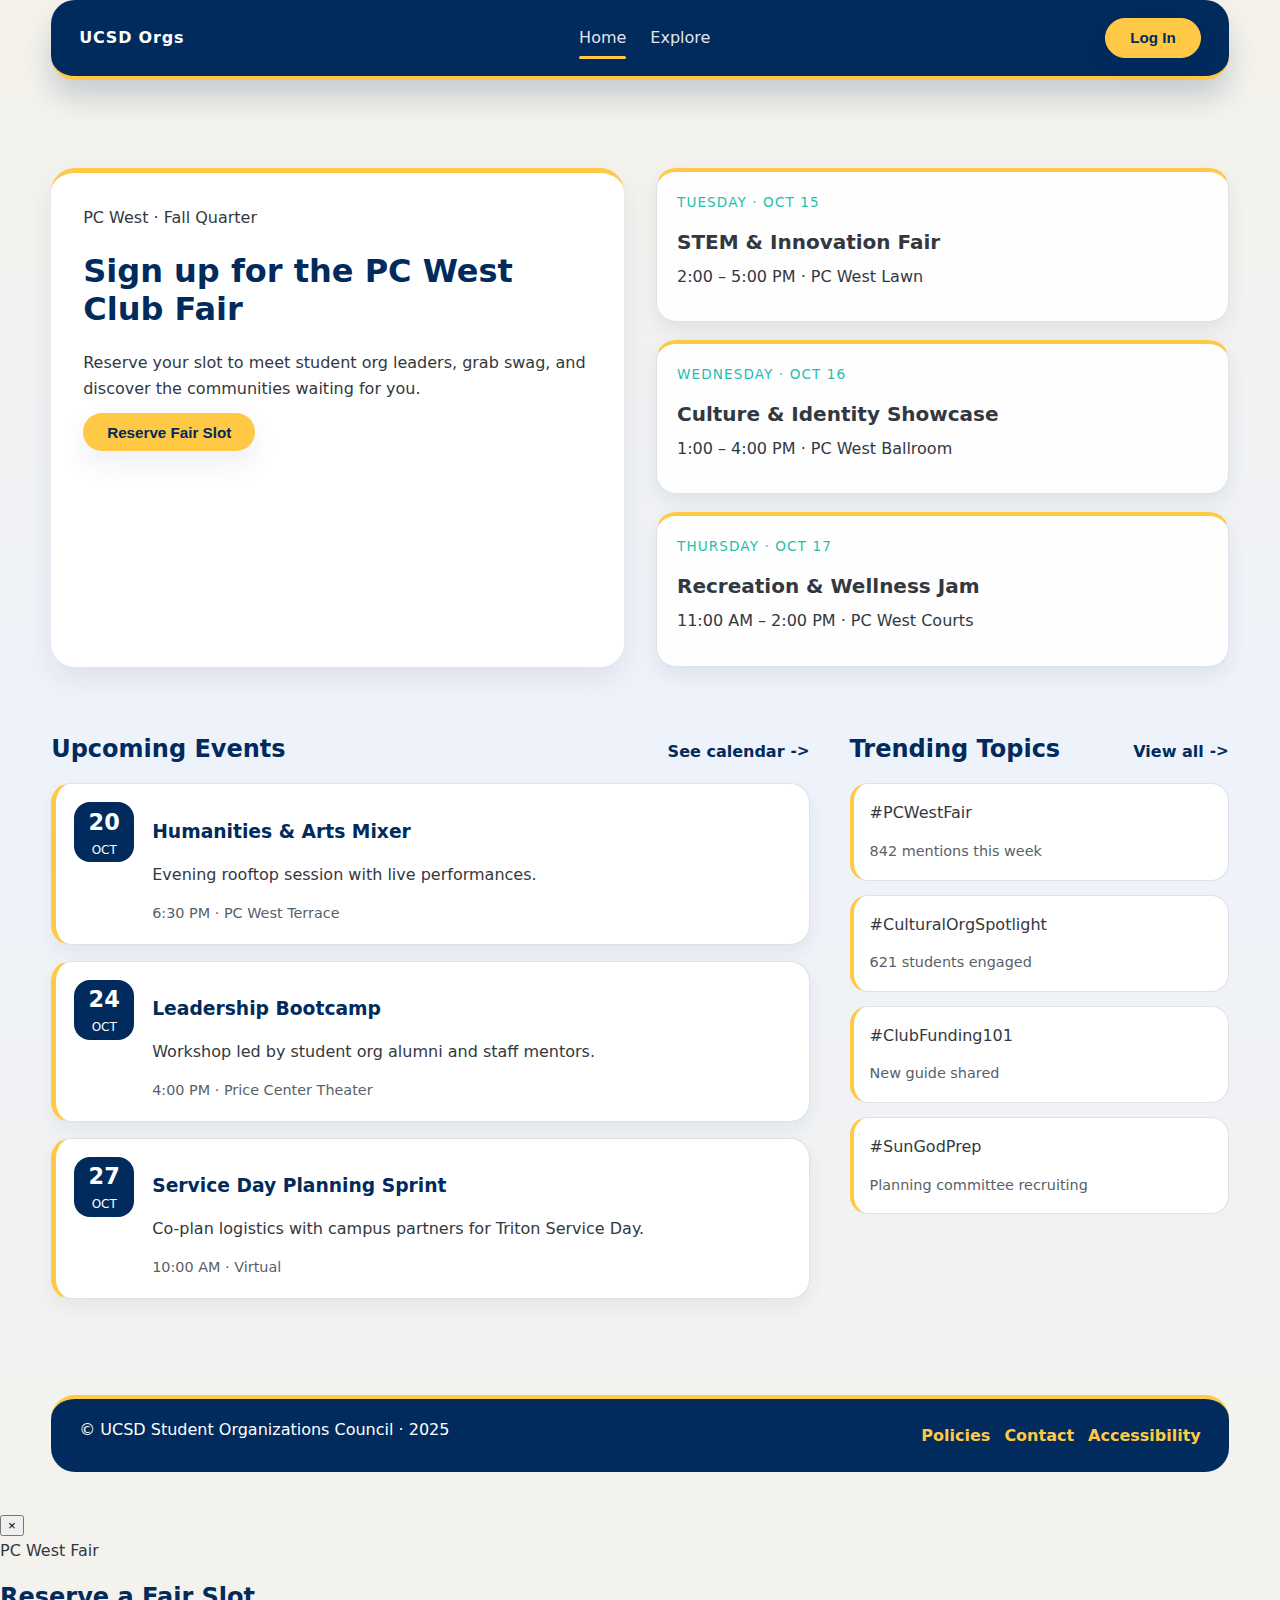
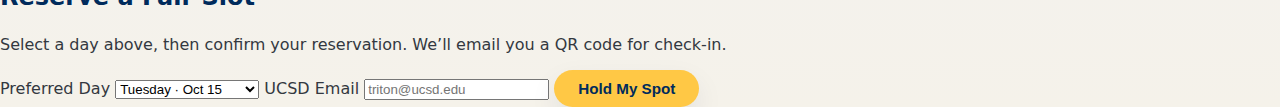
<file: index.html>
﻿<!DOCTYPE html>
<html lang="en">
<head>
  <meta charset="UTF-8" />
  <meta name="viewport" content="width=device-width, initial-scale=1.0" />
  <title>UCSD Student Orgs | Home</title>
  <link rel="stylesheet" href="styles.css" />
</head>
<body class="page-home">
  <header class="site-header">
    <div class="logo">UCSD Orgs</div>
    <nav class="nav-links" data-primary-nav>
      <a class="active" href="index.html">Home</a>
      <a href="explore.html">Explore</a>
      <a href="my-orgs.html" data-auth-link hidden>My Orgs</a>
    </nav>
    <button class="btn btn-outline" data-auth-button>Log In</button>
  </header>

  <main>
    <section class="hero">
      <div class="hero-content">
        <p class="eyebrow">PC West · Fall Quarter</p>
        <h1>Sign up for the PC West Club Fair</h1>
        <p>Reserve your slot to meet student org leaders, grab swag, and discover the communities waiting for you.</p>
        <button class="btn btn-primary" id="reserve-button">Reserve Fair Slot</button>
      </div>
      <div class="hero-card-list">
        <article class="info-card">
          <p class="card-label">Tuesday · Oct 15</p>
          <p class="card-title">STEM & Innovation Fair</p>
          <p>2:00 – 5:00 PM · PC West Lawn</p>
        </article>
        <article class="info-card">
          <p class="card-label">Wednesday · Oct 16</p>
          <p class="card-title">Culture & Identity Showcase</p>
          <p>1:00 – 4:00 PM · PC West Ballroom</p>
        </article>
        <article class="info-card">
          <p class="card-label">Thursday · Oct 17</p>
          <p class="card-title">Recreation & Wellness Jam</p>
          <p>11:00 AM – 2:00 PM · PC West Courts</p>
        </article>
      </div>
    </section>

    <section class="grid-2">
      <div>
        <div class="section-heading">
          <h2>Upcoming Events</h2>
          <a class="link-arrow" href="#">See calendar</a>
        </div>
        <div class="list-stack">
          <article class="event-card">
            <div class="date-chip">
              <span class="date-day">20</span>
              <span class="date-month">Oct</span>
            </div>
            <div>
              <h3>Humanities & Arts Mixer</h3>
              <p>Evening rooftop session with live performances.</p>
              <span class="meta">6:30 PM · PC West Terrace</span>
            </div>
          </article>
          <article class="event-card">
            <div class="date-chip">
              <span class="date-day">24</span>
              <span class="date-month">Oct</span>
            </div>
            <div>
              <h3>Leadership Bootcamp</h3>
              <p>Workshop led by student org alumni and staff mentors.</p>
              <span class="meta">4:00 PM · Price Center Theater</span>
            </div>
          </article>
          <article class="event-card">
            <div class="date-chip">
              <span class="date-day">27</span>
              <span class="date-month">Oct</span>
            </div>
            <div>
              <h3>Service Day Planning Sprint</h3>
              <p>Co-plan logistics with campus partners for Triton Service Day.</p>
              <span class="meta">10:00 AM · Virtual</span>
            </div>
          </article>
        </div>
      </div>

      <aside>
        <div class="section-heading">
          <h2>Trending Topics</h2>
          <a class="link-arrow" href="#">View all</a>
        </div>
        <ul class="trending-list">
          <li>
            <p>#PCWestFair</p>
            <span class="meta">842 mentions this week</span>
          </li>
          <li>
            <p>#CulturalOrgSpotlight</p>
            <span class="meta">621 students engaged</span>
          </li>
          <li>
            <p>#ClubFunding101</p>
            <span class="meta">New guide shared</span>
          </li>
          <li>
            <p>#SunGodPrep</p>
            <span class="meta">Planning committee recruiting</span>
          </li>
        </ul>
      </aside>
    </section>
  </main>

  <footer class="site-footer">
    <p>© UCSD Student Organizations Council · 2025</p>
    <div class="footer-links">
      <a href="#">Policies</a>
      <a href="#">Contact</a>
      <a href="#">Accessibility</a>
    </div>
  </footer>

  <div class="modal" id="reserve-modal" aria-hidden="true" role="dialog" aria-labelledby="reserve-title">
    <div class="modal-content">
      <button class="modal-close" data-close aria-label="Close reservation modal">×</button>
      <p class="eyebrow">PC West Fair</p>
      <h2 id="reserve-title">Reserve a Fair Slot</h2>
      <p>Select a day above, then confirm your reservation. We’ll email you a QR code for check-in.</p>
      <form class="modal-form">
        <label>
          Preferred Day
          <select>
            <option>Tuesday · Oct 15</option>
            <option>Wednesday · Oct 16</option>
            <option>Thursday · Oct 17</option>
          </select>
        </label>
        <label>
          UCSD Email
          <input type="email" placeholder="triton@ucsd.edu" required />
        </label>
        <button type="button" class="btn btn-primary" data-close>Hold My Spot</button>
      </form>
    </div>
  </div>

  <script src="scripts.js?v=2"></script>
</body>
</html>
</file>
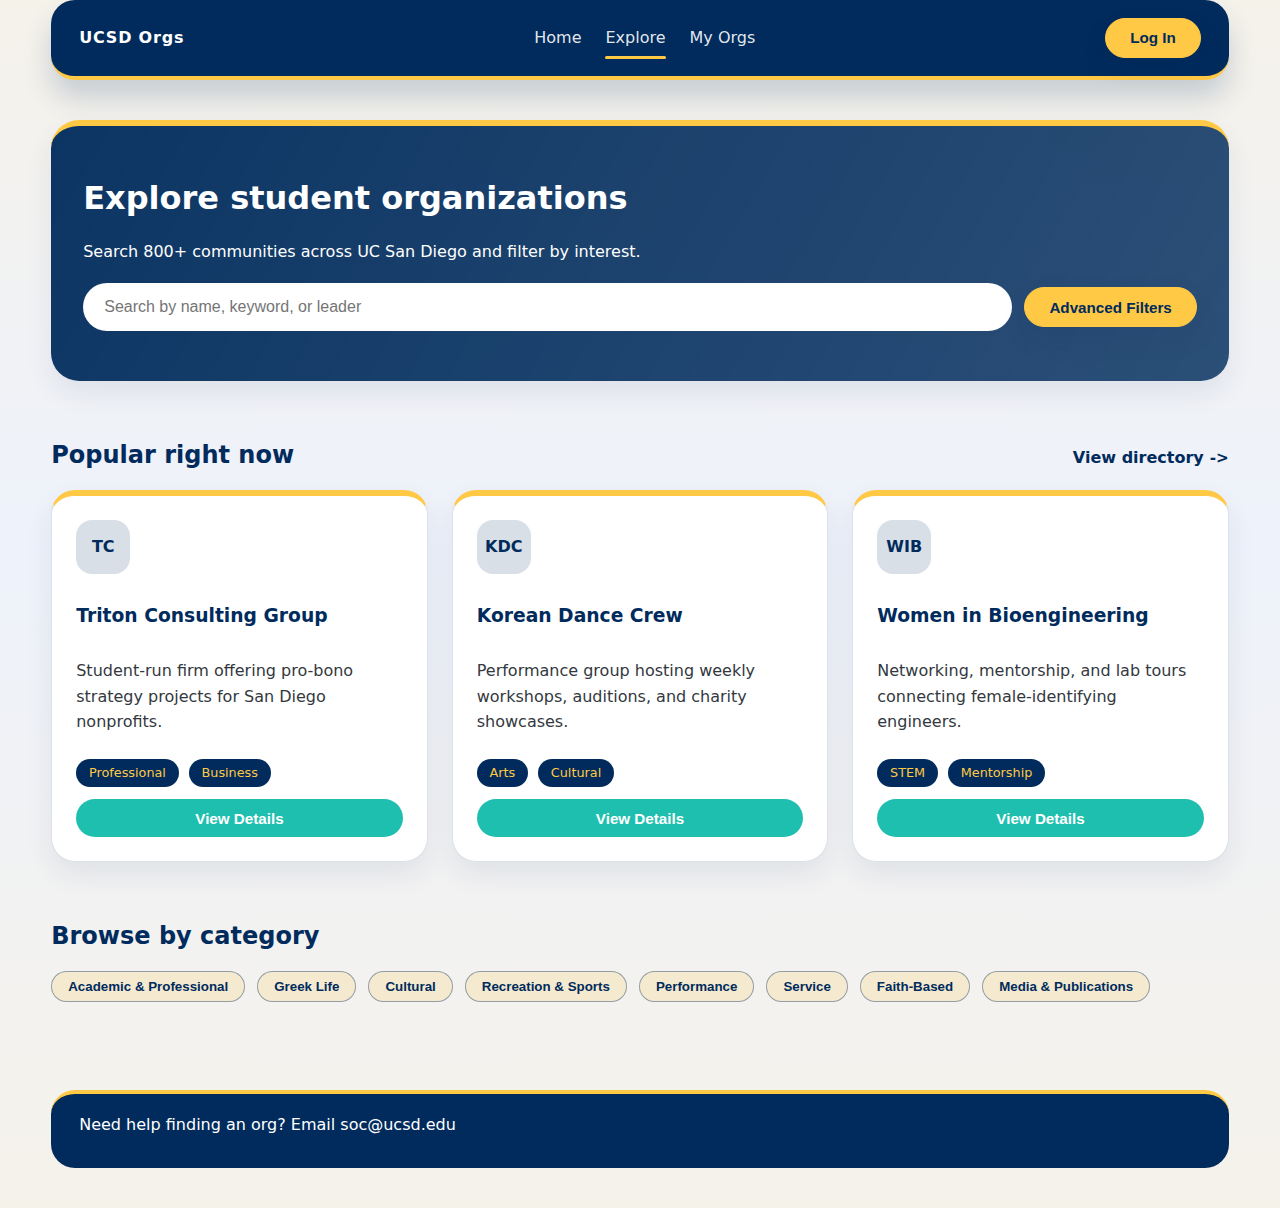
<file: explore.html>
<!DOCTYPE html>
<html lang="en">
<head>
  <meta charset="UTF-8" />
  <meta name="viewport" content="width=device-width, initial-scale=1.0" />
  <title>UCSD Student Orgs | Explore</title>
  <link rel="stylesheet" href="styles.css" />
</head>
<body class="page-explore">
  <header class="site-header">
    <div class="logo">UCSD Orgs</div>
    <nav class="nav-links">
      <a href="index.html">Home</a>
      <a class="active" href="explore.html">Explore</a>
      <a href="my-orgs.html">My Orgs</a>
    </nav>
    <button class="btn btn-outline">Log In</button>
  </header>

  <main>
    <section class="search-panel">
      <div>
        <h1>Explore student organizations</h1>
        <p>Search 800+ communities across UC San Diego and filter by interest.</p>
      </div>

      <div class="search-controls">
        <label class="sr-only" for="search-orgs">Search student orgs</label>
        <div class="search-row">
          <input id="search-orgs" type="search" placeholder="Search by name, keyword, or leader" />
          <button class="btn btn-filter" type="button" aria-expanded="false" aria-controls="advanced-filters">
            Advanced Filters
          </button>
        </div>
        <div id="advanced-filters" class="advanced-filters" hidden>
          <div class="filter-column">
            <p class="filter-title">Organization type</p>
            <label><input type="checkbox" /> Academic & Professional</label>
            <label><input type="checkbox" /> Cultural & Identity</label>
            <label><input type="checkbox" /> Greek Life</label>
            <label><input type="checkbox" /> Media & Publications</label>
          </div>
          <div class="filter-column">
            <p class="filter-title">Participation level</p>
            <label><input type="checkbox" /> Competitive / Tryout</label>
            <label><input type="checkbox" /> Open Membership</label>
            <label><input type="checkbox" /> Volunteer Based</label>
            <label><input type="checkbox" /> Virtual Friendly</label>
          </div>
          <div class="filter-column">
            <p class="filter-title">Meeting location</p>
            <label><input type="checkbox" /> On campus</label>
            <label><input type="checkbox" /> Off campus</label>
            <label><input type="checkbox" /> Hybrid</label>
          </div>
        </div>
      </div>
    </section>

    <section>
      <div class="section-heading">
        <h2>Popular right now</h2>
        <a class="link-arrow" href="#">View directory</a>
      </div>
      <div class="card-grid">
        <article class="org-card">
          <div class="org-avatar">TC</div>
          <h3>Triton Consulting Group</h3>
          <p>Student-run firm offering pro-bono strategy projects for San Diego nonprofits.</p>
          <div class="tag-row">
            <span class="tag">Professional</span>
            <span class="tag">Business</span>
          </div>
          <button class="btn btn-secondary">View Details</button>
        </article>
        <article class="org-card">
          <div class="org-avatar">KDC</div>
          <h3>Korean Dance Crew</h3>
          <p>Performance group hosting weekly workshops, auditions, and charity showcases.</p>
          <div class="tag-row">
            <span class="tag">Arts</span>
            <span class="tag">Cultural</span>
          </div>
          <button class="btn btn-secondary">View Details</button>
        </article>
        <article class="org-card">
          <div class="org-avatar">WIB</div>
          <h3>Women in Bioengineering</h3>
          <p>Networking, mentorship, and lab tours connecting female-identifying engineers.</p>
          <div class="tag-row">
            <span class="tag">STEM</span>
            <span class="tag">Mentorship</span>
          </div>
          <button class="btn btn-secondary">View Details</button>
        </article>
      </div>
    </section>

    <section>
      <div class="section-heading">
        <h2>Browse by category</h2>
      </div>
      <div class="scroll-row">
        <button class="chip-outline">Academic & Professional</button>
        <button class="chip-outline">Greek Life</button>
        <button class="chip-outline">Cultural</button>
        <button class="chip-outline">Recreation & Sports</button>
        <button class="chip-outline">Performance</button>
        <button class="chip-outline">Service</button>
        <button class="chip-outline">Faith-Based</button>
        <button class="chip-outline">Media & Publications</button>
      </div>
    </section>
  </main>

  <footer class="site-footer">
    <p>Need help finding an org? Email soc@ucsd.edu</p>
  </footer>
  <script>
    const filterButton = document.querySelector('.btn-filter');
    const advancedFilters = document.getElementById('advanced-filters');

    filterButton?.addEventListener('click', () => {
      const isHidden = advancedFilters.hasAttribute('hidden');
      if (isHidden) {
        advancedFilters.removeAttribute('hidden');
      } else {
        advancedFilters.setAttribute('hidden', '');
      }
      filterButton.setAttribute('aria-expanded', String(isHidden));
    });
  </script>
</body>
</html>
</file>
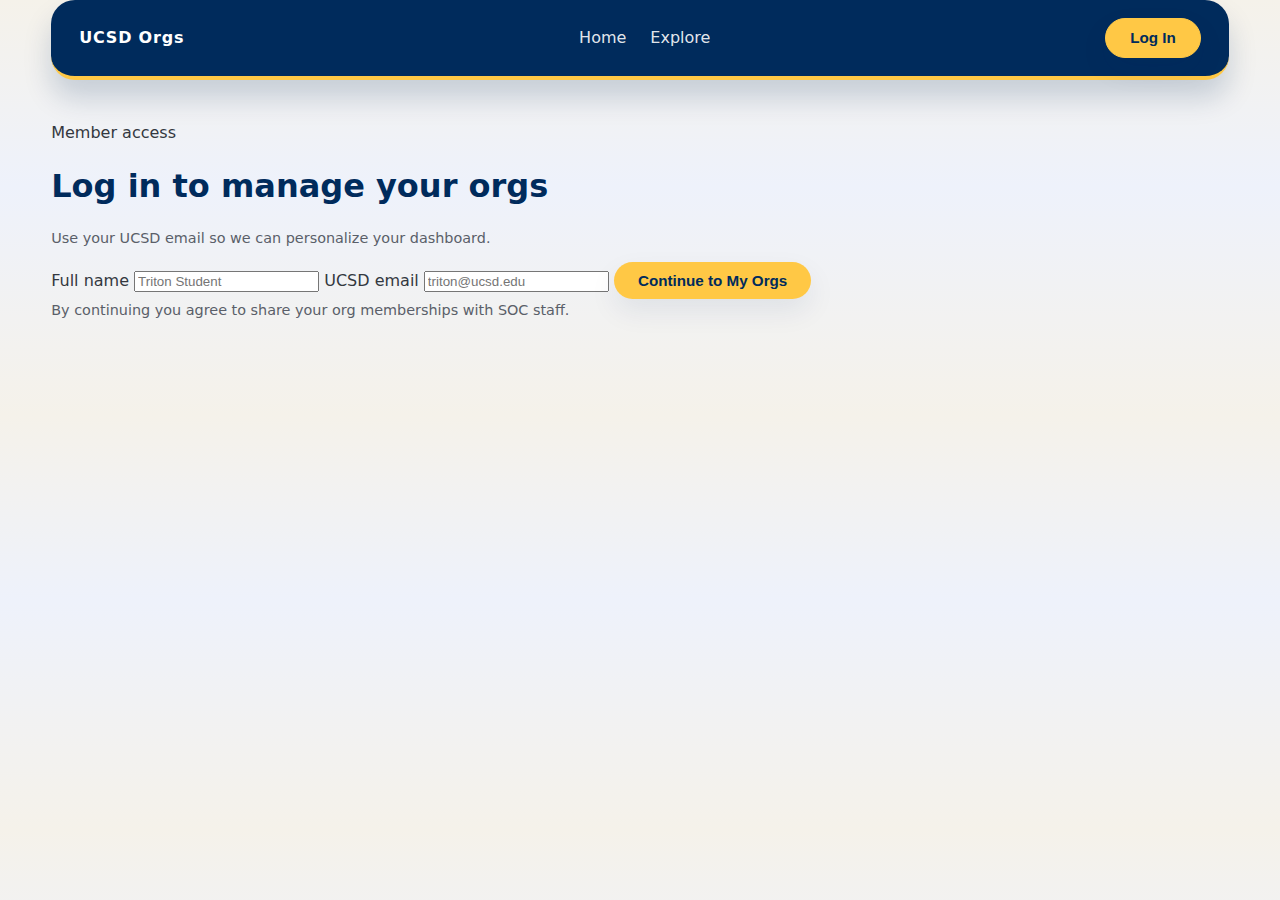
<file: login.html>
<!DOCTYPE html>
<html lang="en">
<head>
  <meta charset="UTF-8" />
  <meta name="viewport" content="width=device-width, initial-scale=1.0" />
  <title>UCSD Student Orgs | Log In</title>
  <link rel="stylesheet" href="styles.css" />
</head>
<body class="page-login">
  <header class="site-header">
    <div class="logo">UCSD Orgs</div>
    <nav class="nav-links" data-primary-nav>
      <a href="index.html">Home</a>
      <a href="explore.html">Explore</a>
      <a href="my-orgs.html" data-auth-link hidden>My Orgs</a>
    </nav>
    <button class="btn btn-outline" data-auth-button>Log In</button>
  </header>

  <main class="login-main">
    <section class="login-card">
      <p class="eyebrow">Member access</p>
      <h1>Log in to manage your orgs</h1>
      <p class="meta">Use your UCSD email so we can personalize your dashboard.</p>

      <form class="login-form" id="login-form">
        <label>
          Full name
          <input type="text" name="name" placeholder="Triton Student" required />
        </label>
        <label>
          UCSD email
          <input type="email" name="email" placeholder="triton@ucsd.edu" required />
        </label>
        <button type="submit" class="btn btn-primary">Continue to My Orgs</button>
      </form>
      <p class="meta small">By continuing you agree to share your org memberships with SOC staff.</p>
    </section>
  </main>

  <script src="scripts.js"></script>
</body>
</html>
</file>
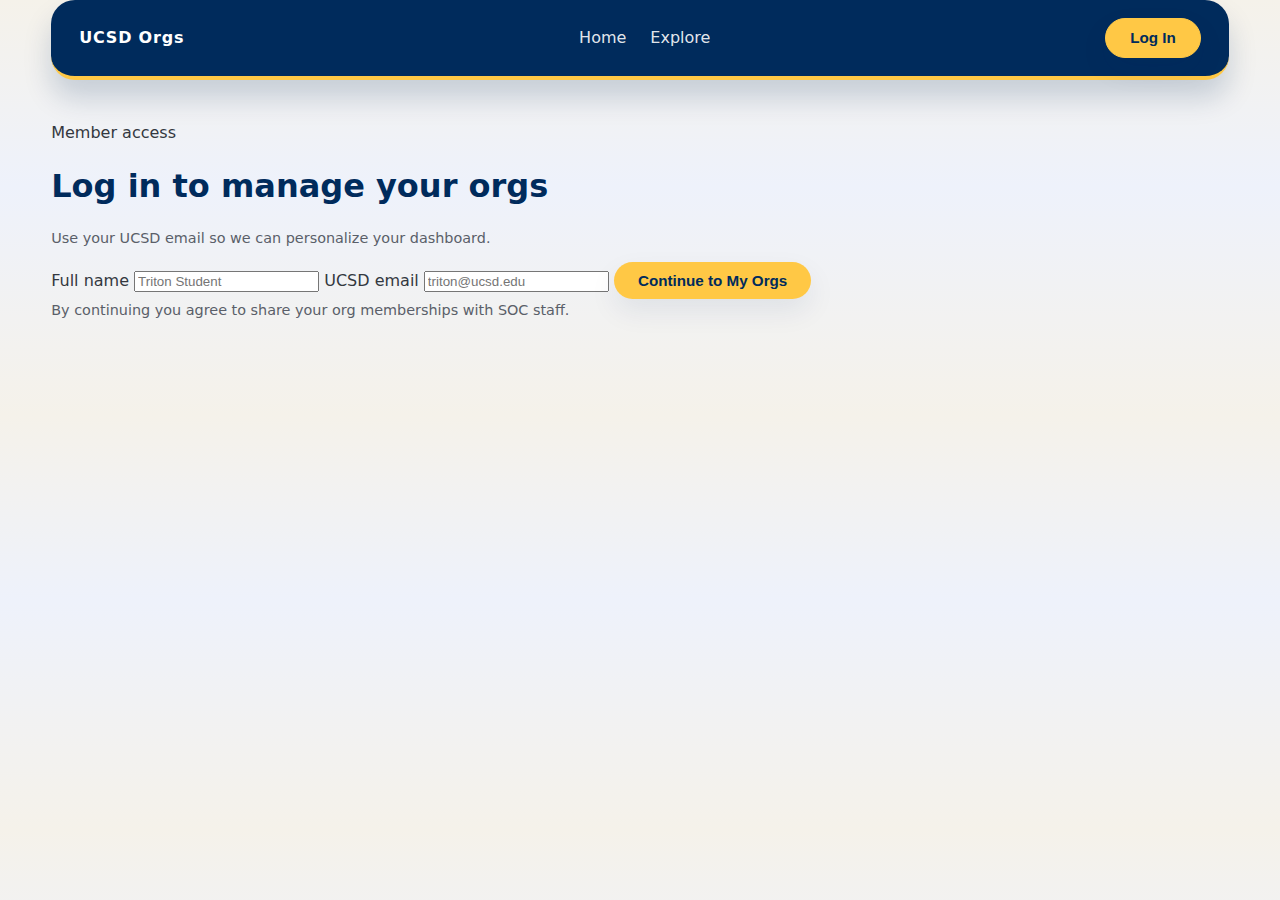
<file: my-orgs.html>
﻿<!DOCTYPE html>
<html lang="en">
<head>
  <meta charset="UTF-8" />
  <meta name="viewport" content="width=device-width, initial-scale=1.0" />
  <title>UCSD Student Orgs | My Orgs</title>
  <link rel="stylesheet" href="styles.css" />
</head>
<body class="page-dashboard">
  <header class="site-header">
    <div class="logo">UCSD Orgs</div>
    <nav class="nav-links" data-primary-nav>
      <a href="index.html">Home</a>
      <a href="explore.html">Explore</a>
      <a class="active" href="my-orgs.html" data-auth-link hidden>My Orgs</a>
    </nav>
    <button class="btn btn-outline" data-auth-button>Log Out</button>
  </header>

  <main>
    <section class="dashboard-hero">
      <div>
        <p class="eyebrow">Dashboard</p>
        <h1>Welcome back, <span data-user-name>Jonathan</span></h1>
        <p>Here’s what’s coming up with your organizations this week.</p>
      </div>
      <div class="stat-row">
        <article class="stat-card">
          <p class="stat-label">Orgs joined</p>
          <p class="stat-value">4</p>
        </article>
        <article class="stat-card">
          <p class="stat-label">Meetings this week</p>
          <p class="stat-value">3</p>
        </article>
        <article class="stat-card">
          <p class="stat-label">Unread notifications</p>
          <p class="stat-value">5</p>
        </article>
      </div>
      <button class="btn btn-primary" id="join-org-btn">Join New Org</button>
    </section>

    <section class="dashboard-body">
      <div class="column-main">
        <div class="section-heading">
          <h2>Your organizations</h2>
          <a class="link-arrow" href="#">Manage memberships</a>
        </div>

        <article class="org-panel">
          <header>
            <div>
              <h3>Design Co.</h3>
              <p class="meta">Product design club · 241 members</p>
            </div>
            <span class="badge">2 messages</span>
          </header>
          <ul>
            <li>Studio sync · Oct 18 · 5:00 PM · Jacobs B210</li>
            <li>Portfolio review night · Oct 21 · 7:00 PM</li>
          </ul>
        </article>

        <article class="org-panel">
          <header>
            <div>
              <h3>UCSD Surf Club</h3>
              <p class="meta">Sports · 96 members</p>
            </div>
            <span class="badge badge-teal">Upcoming fair</span>
          </header>
          <ul>
            <li>Sunrise paddle · Oct 19 · Tourmaline Beach</li>
            <li>Equipment fitting · Oct 23 · Canyonview Pool</li>
          </ul>
        </article>

        <article class="org-panel">
          <header>
            <div>
              <h3>Triton Service Corps</h3>
              <p class="meta">Service & Advocacy · 180 members</p>
            </div>
            <span class="badge">1 task</span>
          </header>
          <ul>
            <li>Park cleanup shift · Oct 20 · 9:00 AM</li>
            <li>Fundraising brief · Oct 25 · Zoom</li>
          </ul>
        </article>
      </div>

      <aside class="column-side">
        <div class="section-heading">
          <h2>Notifications</h2>
        </div>
        <ul class="notification-list">
          <li>
            <p><strong>Design Co.</strong> posted new workshop resources.</p>
            <span class="meta">10 minutes ago</span>
          </li>
          <li>
            <p><strong>Surf Club</strong> added you to the competition roster.</p>
            <span class="meta">1 hour ago</span>
          </li>
          <li>
            <p><strong>Service Corps</strong> requested volunteer preferences survey.</p>
            <span class="meta">Yesterday</span>
          </li>
        </ul>

        <div class="section-heading compact">
          <h3>Upcoming meetings & fairs</h3>
        </div>
        <ul class="schedule-list">
          <li>
            <div>
              <p>Leadership huddle</p>
              <span class="meta">Oct 18 · 4:30 PM · Zoom</span>
            </div>
          </li>
          <li>
            <div>
              <p>Club fair volunteer shift</p>
              <span class="meta">Oct 19 · 12:00 PM · PC West</span>
            </div>
          </li>
          <li>
            <div>
              <p>Service Day planning call</p>
              <span class="meta">Oct 22 · 6:00 PM · Virtual</span>
            </div>
          </li>
        </ul>
      </aside>
    </section>
  </main>

  <footer class="site-footer">
    <p>Questions? Contact your Student Organizations Advisor.</p>
  </footer>

  <div class="modal" id="join-modal" aria-hidden="true" role="dialog" aria-labelledby="join-modal-title">
    <div class="modal-content">
      <button class="modal-close" data-close aria-label="Close join modal">&times;</button>
      <p class="eyebrow">Quick Add</p>
      <h2 id="join-modal-title">Join a New Organization</h2>
      <p>Search for an organization to send a join request or RSVP to an upcoming meeting.</p>
      <form class="modal-form">
        <label>
          Organization name or tag
          <input id="join-search" type="text" placeholder="Search org by name or tag" />
        </label>
        <div class="drawer-actions">
          <button class="btn btn-secondary" type="button">Request Invite</button>
          <button class="btn btn-outline" type="button" data-close>Maybe later</button>
        </div>
      </form>
    </div>
  </div>

  <script src="scripts.js?v=2"></script>
</body>
</html>
</file>
<file: styles.css>
﻿:root {
  --navy: #002b5c;
  --gold: #ffc845;
  --teal: #1fbfaf;
  --sand: #f5f2ea;
  --charcoal: #333840;
  --border: #dde1e8;
  --shadow: 0 12px 28px rgba(0, 43, 92, 0.08);
  font-family: "Inter", "Segoe UI", system-ui, -apple-system, sans-serif;
}

*,
*::before,
*::after {
  box-sizing: border-box;
}

body {
  margin: 0;
  background: linear-gradient(180deg, #f5f2ea 0%, #eef2fb 45%, #f5f2ea 100%);
  color: var(--charcoal);
  line-height: 1.6;
}

main {
  width: min(1200px, 92vw);
  margin: 0 auto;
  padding: 40px 0 80px;
}

h1, h2, h3 {
  color: var(--navy);
  line-height: 1.2;
}

p {
  margin: 0 0 0.75rem;
}

a {
  color: var(--navy);
  text-decoration: none;
}

.site-header,
.site-footer {
  width: min(1200px, 92vw);
  margin: 0 auto;
  display: flex;
  align-items: center;
  justify-content: space-between;
  padding: 18px 28px;
  border-radius: 24px;
}

.site-header {
  background: var(--navy);
  color: white;
  box-shadow: 0 18px 28px rgba(0, 43, 92, 0.18);
  border-bottom: 4px solid var(--gold);
}

.logo {
  font-weight: 700;
  letter-spacing: 0.05em;
  color: inherit;
}

.nav-links {
  display: flex;
  gap: 24px;
}

.nav-links a {
  font-weight: 500;
  position: relative;
  color: rgba(255, 255, 255, 0.9);
}

.nav-links a.active::after {
  content: "";
  position: absolute;
  left: 0;
  bottom: -8px;
  width: 100%;
  height: 3px;
  background: var(--gold);
  border-radius: 999px;
}

.nav-links a:hover {
  color: var(--gold);
}

.btn {
  border: none;
  border-radius: 999px;
  font-weight: 600;
  padding: 0.65rem 1.5rem;
  cursor: pointer;
  font-size: 0.95rem;
}

.btn-outline {
  border: 1px solid var(--navy);
  color: var(--navy);
  background: transparent;
}

.site-header .btn-outline {
  border-color: var(--gold);
  background: var(--gold);
  color: var(--navy);
  box-shadow: var(--shadow);
}

.btn-primary {
  background: var(--gold);
  color: var(--navy);
  box-shadow: var(--shadow);
}

.btn-secondary {
  background: var(--teal);
  color: white;
}

.hero {
  display: grid;
  grid-template-columns: repeat(auto-fit, minmax(280px, 1fr));
  gap: 32px;
  padding: 48px 0;
}

.hero-content {
  background: white;
  padding: 32px;
  border-radius: 24px;
  box-shadow: var(--shadow);
  border-top: 5px solid var(--gold);
}

.hero-card-list {
  display: flex;
  flex-direction: column;
  gap: 18px;
}

.info-card {
  background: rgba(255, 255, 255, 0.9);
  border: 1px solid var(--border);
  border-radius: 20px;
  padding: 20px;
  box-shadow: 0 8px 20px rgba(0, 43, 92, 0.08);
  border-top: 4px solid var(--gold);
}

.card-label {
  font-size: 0.85rem;
  letter-spacing: 0.08em;
  text-transform: uppercase;
  color: var(--teal);
}

.card-title {
  font-size: 1.25rem;
  font-weight: 600;
  margin: 6px 0;
}

.grid-2 {
  display: grid;
  grid-template-columns: 2fr 1fr;
  gap: 40px;
}

.list-stack,
.trending-list,
.notification-list,
.schedule-list {
  list-style: none;
  padding: 0;
  margin: 0;
}

.event-card {
  display: flex;
  gap: 18px;
  padding: 18px;
  border: 1px solid var(--border);
  border-left: 5px solid var(--gold);
  border-radius: 20px;
  background: white;
  margin-bottom: 16px;
  box-shadow: 0 8px 18px rgba(0, 43, 92, 0.06);
}

.date-chip {
  width: 60px;
  height: 60px;
  border-radius: 16px;
  background: var(--navy);
  color: white;
  display: flex;
  flex-direction: column;
  align-items: center;
  justify-content: center;
}

.date-day {
  font-size: 1.4rem;
  font-weight: 700;
}

.date-month {
  font-size: 0.75rem;
  text-transform: uppercase;
}

.meta {
  font-size: 0.9rem;
  color: #5a5f69;
}

.trending-list li {
  padding: 16px;
  background: white;
  border-radius: 18px;
  border: 1px solid var(--border);
  margin-bottom: 14px;
  border-left: 4px solid var(--gold);
}

.section-heading {
  display: flex;
  justify-content: space-between;
  align-items: baseline;
  gap: 16px;
}

.link-arrow {
  font-weight: 600;
  display: inline-flex;
  align-items: center;
  gap: 6px;
}

.link-arrow::after {
  content: "->";
  font-size: 0.95rem;
}

.site-footer {
  background: var(--navy);
  color: white;
  border-top: 4px solid var(--gold);
  margin-bottom: 40px;
}

.footer-links {
  display: flex;
  gap: 14px;
}

.site-footer a {
  color: var(--gold);
  font-weight: 600;
}

.search-panel {
  background: white;
  padding: 32px;
  border-radius: 28px;
  box-shadow: var(--shadow);
  margin-bottom: 40px;
  border-top: 6px solid var(--gold);
}

.page-explore .search-panel {
  background: linear-gradient(120deg, rgba(0, 43, 92, 0.95), rgba(0, 43, 92, 0.82));
  border-top: 6px solid var(--gold);
  color: white;
}

.page-explore .search-panel h1,
.page-explore .search-panel p {
  color: white;
}

.search-panel input {
  width: 100%;
  border-radius: 999px;
  border: 1px solid var(--border);
  padding: 0.9rem 1.25rem;
  font-size: 1rem;
  background: white;
}

.page-explore .search-panel input {
  border-color: rgba(255, 255, 255, 0.4);
}

.scroll-row {
  display: flex;
  gap: 12px;
  flex-wrap: wrap;
}

.chip-outline {
  border-radius: 999px;
  border: 1px solid var(--navy);
  padding: 0.45rem 1rem;
  background: transparent;
  font-weight: 600;
  cursor: pointer;
}

.chip-outline {
  border-color: rgba(0, 43, 92, 0.25);
  color: var(--navy);
  background: rgba(255, 255, 255, 0.7);
}

.page-explore .chip-outline {
  border-color: rgba(0, 43, 92, 0.4);
  background: rgba(255, 200, 69, 0.18);
}

.search-row {
  display: flex;
  gap: 12px;
  align-items: center;
  margin: 18px 0;
}

.btn-filter {
  border: 1px solid var(--gold);
  background: var(--gold);
  color: var(--navy);
  white-space: nowrap;
  box-shadow: var(--shadow);
}

.advanced-filters {
  display: grid;
  grid-template-columns: repeat(auto-fit, minmax(220px, 1fr));
  gap: 12px 20px;
  padding: 16px 20px;
  border: 1px solid rgba(0, 43, 92, 0.18);
  border-radius: 18px;
  background: rgba(255, 255, 255, 0.96);
  margin: 20px 0 18px;
  color: var(--charcoal);
  width: 100%;
  max-width: 860px;
}

.advanced-filters[hidden] {
  display: none;
}

.filter-column {
  display: flex;
  flex-direction: column;
  gap: 8px;
  font-size: 0.92rem;
}

.filter-column label {
  display: grid;
  grid-template-columns: 18px 1fr;
  column-gap: 8px;
  align-items: center;
  color: var(--charcoal);
  line-height: 1.35;
}

.filter-column input {
  accent-color: var(--navy);
  margin: 0;
  flex-shrink: 0;
  width: 16px;
  height: 16px;
}

.filter-title {
  font-weight: 600;
  color: var(--navy);
  margin-bottom: 4px;
  letter-spacing: 0.02em;
}

.card-grid {
  display: grid;
  gap: 24px;
  grid-template-columns: repeat(auto-fit, minmax(260px, 1fr));
  margin-bottom: 40px;
}

.org-card {
  background: white;
  border-radius: 24px;
  padding: 24px;
  border: 1px solid var(--border);
  box-shadow: var(--shadow);
  display: flex;
  flex-direction: column;
  gap: 12px;
}

.page-explore .org-card {
  border-top: 6px solid var(--gold);
}

.org-avatar {
  width: 54px;
  height: 54px;
  border-radius: 16px;
  background: rgba(0, 43, 92, 0.1);
  color: var(--navy);
  font-weight: 700;
  display: flex;
  align-items: center;
  justify-content: center;
}

.page-explore .org-avatar {
  background: rgba(0, 43, 92, 0.15);
  color: var(--navy);
}

.tag-row {
  display: flex;
  gap: 10px;
  flex-wrap: wrap;
}

.tag {
  background: var(--navy);
  color: var(--gold);
  padding: 0.25rem 0.8rem;
  border-radius: 999px;
  font-size: 0.8rem;
}

.scroll-row {
  overflow-x: auto;
  padding-bottom: 8px;
}

.notice-banner {
  background: rgba(255, 200, 69, 0.2);
  border: 1px solid rgba(255, 200, 69, 0.6);
  border-radius: 16px;
  padding: 12px 18px;
  color: var(--navy);
  margin-bottom: 24px;
}

.dashboard-hero {
  background: white;
  border-radius: 28px;
  padding: 32px;
  box-shadow: var(--shadow);
  display: flex;
  flex-direction: column;
  gap: 18px;
}

.stat-row {
  display: flex;
  gap: 16px;
  flex-wrap: wrap;
}

.stat-card {
  flex: 1;
  min-width: 130px;
  background: white;
  border-radius: 20px;
  padding: 18px;
  border: 1px solid var(--border);
  border-top: 4px solid var(--gold);
  box-shadow: 0 8px 18px rgba(0, 43, 92, 0.06);
}

.stat-label {
  font-size: 0.85rem;
  text-transform: uppercase;
  letter-spacing: 0.08em;
  color: #5a5f69;
}

.stat-value {
  font-size: 1.8rem;
  font-weight: 700;
  color: var(--navy);
  margin: 6px 0 0;
}

.dashboard-body {
  display: grid;
  grid-template-columns: 2fr 1fr;
  gap: 32px;
  margin-top: 32px;
}

.org-panel {
  background: white;
  border-radius: 24px;
  padding: 22px;
  border: 1px solid var(--border);
  border-top: 4px solid var(--gold);
  margin-bottom: 18px;
  box-shadow: 0 10px 20px rgba(0, 43, 92, 0.08);
}

.org-panel header {
  display: flex;
  justify-content: space-between;
  gap: 12px;
  align-items: center;
}

.badge {
  background: rgba(0, 43, 92, 0.12);
  color: var(--navy);
  padding: 0.3rem 0.8rem;
  border-radius: 999px;
  font-size: 0.85rem;
  font-weight: 600;
}

.badge-teal {
  background: rgba(31, 191, 175, 0.15);
  color: var(--teal);
}

.org-panel ul {
  padding-left: 1.2rem;
  margin: 12px 0 0;
}

.notification-list li,
.schedule-list li {
  background: white;
  border-radius: 18px;
  padding: 14px 18px;
  border: 1px solid var(--border);
  border-left: 4px solid var(--gold);
  margin-bottom: 12px;
  box-shadow: 0 6px 16px rgba(0, 43, 92, 0.05);
}

@media (max-width: 900px) {
  .site-header,
  .site-footer {
    flex-direction: column;
    gap: 12px;
  }

  .grid-2,
  .dashboard-body {
    grid-template-columns: 1fr;
  }

  .hero {
    grid-template-columns: 1fr;
  }

  .nav-links {
    flex-wrap: wrap;
    justify-content: center;
  }

  .advanced-filters {
    flex-direction: column;
  }

  .search-row {
    flex-direction: column;
    align-items: stretch;
  }

  .btn-filter {
    width: 100%;
    justify-content: center;
  }
}

.sr-only {
  position: absolute;
  width: 1px;
  height: 1px;
  padding: 0;
  margin: -1px;
  overflow: hidden;
  clip: rect(0 0 0 0);
  white-space: nowrap;
  border: 0;
}
</file>
